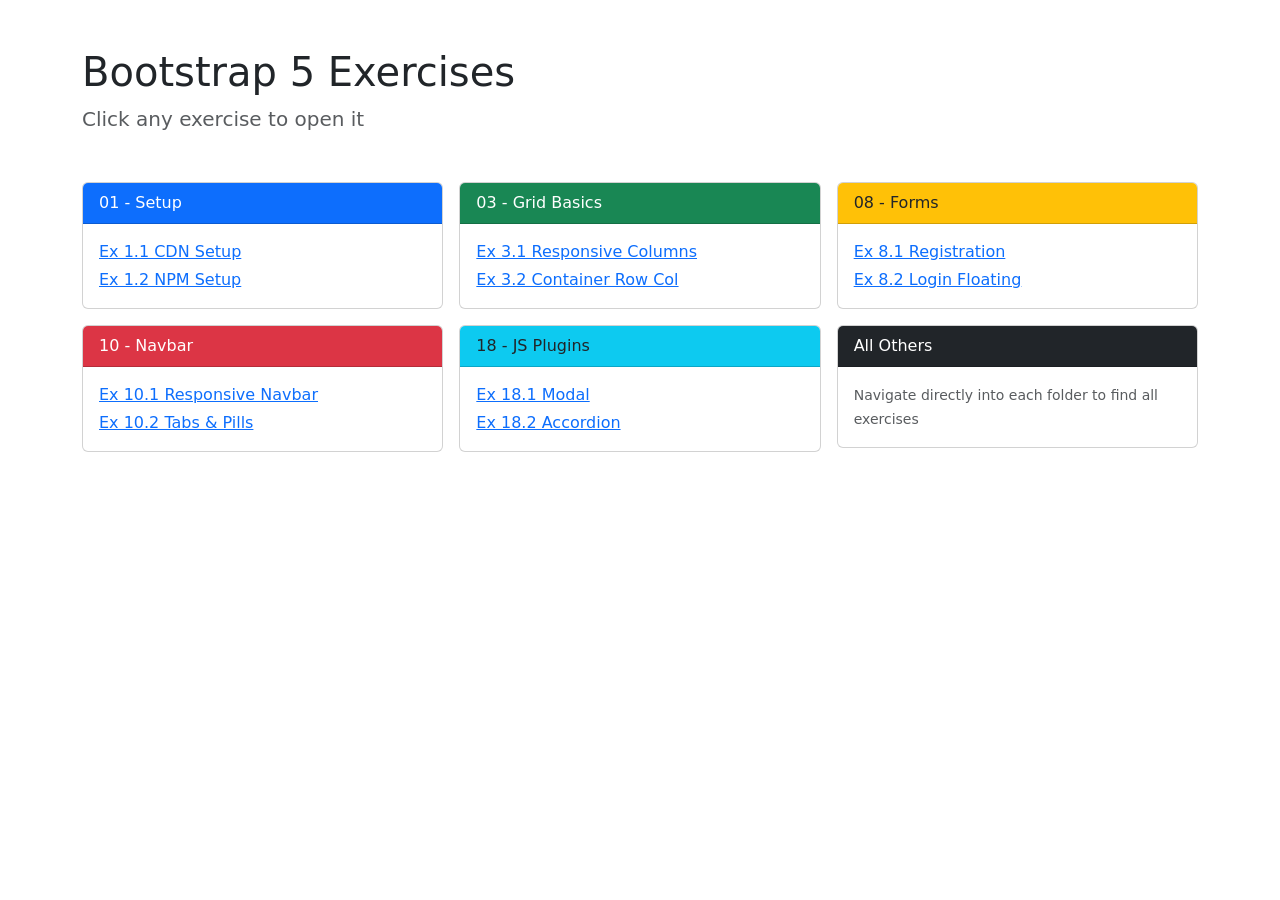
<file: bootstrap5-exercises/index.html>
<!DOCTYPE html>
<html lang="en">
<head>
  <meta charset="UTF-8"/>
  <meta name="viewport" content="width=device-width, initial-scale=1.0"/>
  <title>Bootstrap 5 Exercises</title>
  <link href="https://cdn.jsdelivr.net/npm/bootstrap@5.3.3/dist/css/bootstrap.min.css" rel="stylesheet"/>
</head>
<body>
  <div class="container my-5">
    <h1 class="mb-2">Bootstrap 5 Exercises</h1>
    <p class="lead text-muted mb-5">Click any exercise to open it</p>
    <div class="row g-3">
      <div class="col-md-4"><div class="card"><div class="card-header bg-primary text-white">01 - Setup</div><div class="card-body"><a href="01-setup/ex1.1-cdn.html" class="d-block mb-1">Ex 1.1 CDN Setup</a><a href="01-setup/ex1.2-npm-setup.html" class="d-block">Ex 1.2 NPM Setup</a></div></div></div>
      <div class="col-md-4"><div class="card"><div class="card-header bg-success text-white">03 - Grid Basics</div><div class="card-body"><a href="03-grid-basics/ex3.1-responsive-columns.html" class="d-block mb-1">Ex 3.1 Responsive Columns</a><a href="03-grid-basics/ex3.2-container-row-col.html" class="d-block">Ex 3.2 Container Row Col</a></div></div></div>
      <div class="col-md-4"><div class="card"><div class="card-header bg-warning">08 - Forms</div><div class="card-body"><a href="08-forms/ex8.1-registration.html" class="d-block mb-1">Ex 8.1 Registration</a><a href="08-forms/ex8.2-login-floating.html" class="d-block">Ex 8.2 Login Floating</a></div></div></div>
      <div class="col-md-4"><div class="card"><div class="card-header bg-danger text-white">10 - Navbar</div><div class="card-body"><a href="10-navbar/ex10.1-responsive-navbar.html" class="d-block mb-1">Ex 10.1 Responsive Navbar</a><a href="10-navbar/ex10.2-nav-tabs-pills.html" class="d-block">Ex 10.2 Tabs & Pills</a></div></div></div>
      <div class="col-md-4"><div class="card"><div class="card-header bg-info">18 - JS Plugins</div><div class="card-body"><a href="18-js-plugins/ex18.1-modal.html" class="d-block mb-1">Ex 18.1 Modal</a><a href="18-js-plugins/ex18.2-accordion.html" class="d-block">Ex 18.2 Accordion</a></div></div></div>
      <div class="col-md-4"><div class="card"><div class="card-header bg-dark text-white">All Others</div><div class="card-body"><small class="text-muted">Navigate directly into each folder to find all exercises</small></div></div></div>
    </div>
  </div>
  <script src="https://cdn.jsdelivr.net/npm/bootstrap@5.3.3/dist/js/bootstrap.bundle.min.js"></script>
</body>
</html>
</file>
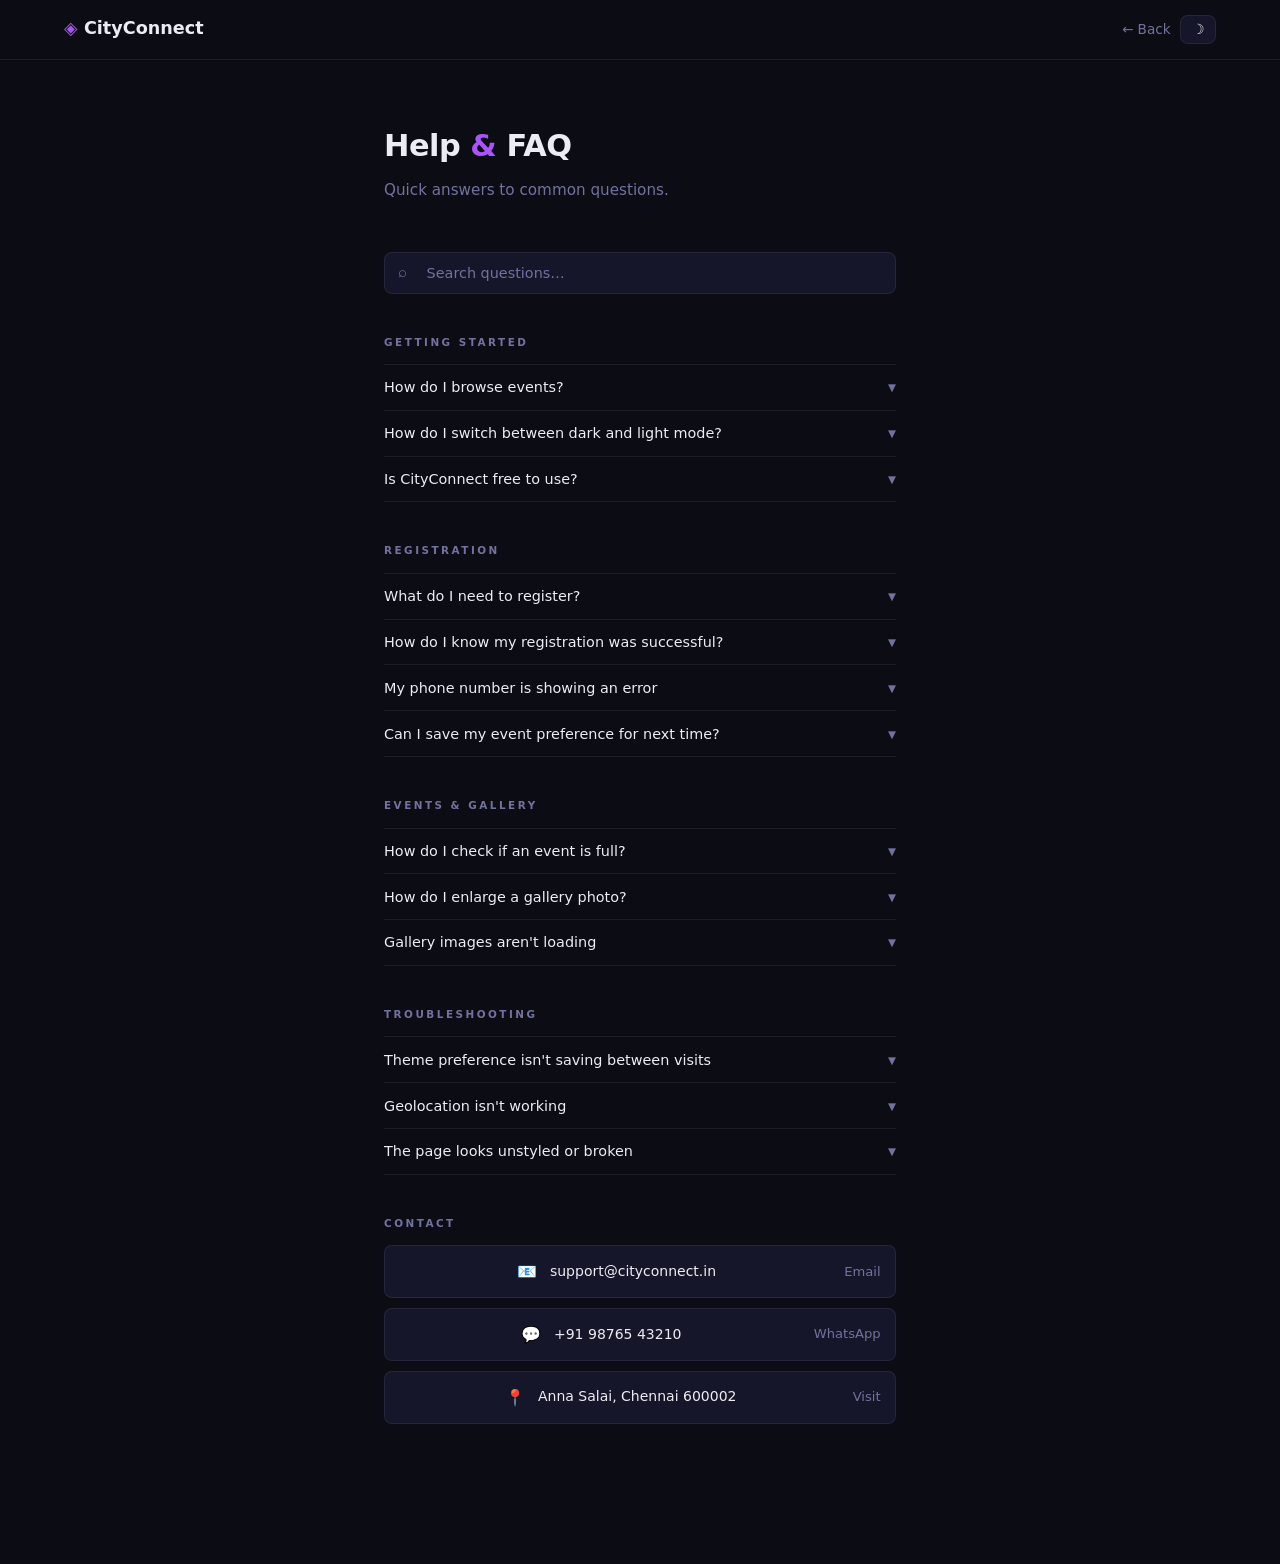
<file: Community event portal/Help.html>
<!DOCTYPE html>
<html lang="en">
<head>
<meta charset="UTF-8"/>
<meta name="viewport" content="width=device-width, initial-scale=1.0"/>
<title>Help — CityConnect</title>
<style>
*{margin:0;padding:0;box-sizing:border-box;}
:root{
  --bg:#0c0c14;--card:#16162a;--border:rgba(255,255,255,0.07);
  --acc:#a855f7;--txt:#ececf4;--muted:#7272a0;--dim:#2a2a45;--rs:8px;
}
body.light{--bg:#f8f7f2;--card:#ffffff;--border:rgba(0,0,0,0.08);--txt:#0e0e1a;--muted:#5a5a7a;--dim:#c0c0d8;}
body{background:var(--bg);color:var(--txt);font-family:'Segoe UI',system-ui,sans-serif;font-size:15px;line-height:1.7;}

/* nav */
header{
  display:flex;align-items:center;justify-content:space-between;
  padding:.9rem 5%;border-bottom:1px solid var(--border);
  position:sticky;top:0;background:var(--bg);z-index:10;
  backdrop-filter:blur(16px);
}
.brand{text-decoration:none;color:var(--txt);font-weight:700;font-size:1.1rem;display:flex;align-items:center;gap:.4rem;}
.brand-dot{color:var(--acc);}
.back{color:var(--muted);text-decoration:none;font-size:.85rem;transition:.2s;}
.back:hover{color:var(--txt);}
.icon-btn{background:var(--card);border:1px solid var(--border);color:var(--txt);padding:.35rem .65rem;border-radius:var(--rs);cursor:pointer;font-size:.9rem;}

/* page */
.page{max-width:640px;margin:0 auto;padding:60px 5% 100px;}

/* header block */
.pg-head{margin-bottom:3rem;}
.pg-head h1{font-size:1.9rem;font-weight:800;letter-spacing:-.5px;margin-bottom:.4rem;}
.pg-head h1 em{color:var(--acc);font-style:normal;}
.pg-head p{color:var(--muted);font-size:.95rem;}

/* search */
.search{position:relative;margin-bottom:2.5rem;}
.search input{
  width:100%;padding:.75rem 1rem .75rem 2.6rem;
  background:var(--card);border:1px solid var(--border);
  border-radius:var(--rs);color:var(--txt);font-size:.9rem;
  outline:none;font-family:inherit;transition:.2s;
}
.search input:focus{border-color:var(--acc);}
.search input::placeholder{color:var(--muted);}
.search span{position:absolute;left:.9rem;top:50%;transform:translateY(-50%);color:var(--muted);pointer-events:none;}

/* group */
.group{margin-bottom:2.5rem;}
.group-label{
  font-size:.65rem;font-weight:700;letter-spacing:2.5px;
  text-transform:uppercase;color:var(--muted);
  margin-bottom:.8rem;
}

/* faq row */
.faq{border-top:1px solid var(--border);}
.faq:last-child{border-bottom:1px solid var(--border);}
.faq-btn{
  width:100%;display:flex;justify-content:space-between;align-items:center;
  gap:1rem;padding:.9rem 0;background:none;border:none;
  color:var(--txt);font-size:.9rem;font-weight:500;
  cursor:pointer;text-align:left;font-family:inherit;transition:.15s;
}
.faq-btn:hover{color:var(--acc);}
.faq-btn.open{color:var(--acc);}
.arrow{font-size:.65rem;color:var(--muted);transition:transform .2s;flex-shrink:0;}
.faq-btn.open .arrow{transform:rotate(180deg);color:var(--acc);}
.faq-body{max-height:0;overflow:hidden;transition:max-height .28s ease;}
.faq-body.open{max-height:400px;}
.faq-body-in{padding:.1rem 0 1rem;color:var(--muted);font-size:.875rem;line-height:1.75;}
.faq-body-in code{background:var(--card);border:1px solid var(--border);padding:.1rem .4rem;border-radius:4px;font-size:.82em;color:var(--txt);}
.faq-body-in a{color:var(--acc);text-decoration:none;}
.faq-body-in a:hover{text-decoration:underline;}
.faq-body-in ul{padding-left:1.1rem;margin-top:.4rem;}
.faq-body-in ul li{margin-bottom:.3rem;}

/* contact row */
.contact-row{display:flex;flex-direction:column;gap:.6rem;margin-top:.5rem;}
.clink{
  display:flex;align-items:center;gap:.75rem;
  padding:.75rem .9rem;border-radius:var(--rs);
  background:var(--card);border:1px solid var(--border);
  text-decoration:none;color:var(--txt);font-size:.875rem;
  transition:border-color .2s;
}
.clink:hover{border-color:var(--acc);}
.clink .lic{font-size:1rem;width:1.4rem;text-align:center;flex-shrink:0;}
.clink span{color:var(--muted);font-size:.82rem;margin-left:auto;}

/* no results */
#noResults{display:none;color:var(--muted);font-size:.9rem;padding:1.5rem 0;}

@media(max-width:480px){.pg-head h1{font-size:1.5rem;}}
</style>
</head>
<body>

<header>
  <a href="index.html" class="brand"><span class="brand-dot">◈</span> CityConnect</a>
  <div style="display:flex;align-items:center;gap:.6rem;">
    <a href="index.html" class="back">← Back</a>
    <button class="icon-btn" id="themeBtn" onclick="toggleTheme()">☽</button>
  </div>
</header>

<div class="page">

  <div class="pg-head">
    <h1>Help <em>&amp;</em> FAQ</h1>
    <p>Quick answers to common questions.</p>
  </div>

  <div class="search">
    <span>⌕</span>
    <input type="text" placeholder="Search questions…" oninput="filterFaq(this.value)" id="searchInput"/>
  </div>

  <div id="noResults">No results for that — try a different keyword.</div>

  <!-- Getting Started -->
  <div class="group" data-group>
    <div class="group-label">Getting Started</div>

    <div class="faq" data-faq>
      <button class="faq-btn" onclick="toggle(this)">How do I browse events? <span class="arrow">▼</span></button>
      <div class="faq-body"><div class="faq-body-in">
        Go to the <strong>Events</strong> section on the homepage. Use the search bar to search by name or location, or click the category pills — All, Music, Workshop, Sports, or Food — to filter.
      </div></div>
    </div>

    <div class="faq" data-faq>
      <button class="faq-btn" onclick="toggle(this)">How do I switch between dark and light mode? <span class="arrow">▼</span></button>
      <div class="faq-body"><div class="faq-body-in">
        Click the ☽ / ☀ button in the top-right corner of any page. Your preference is saved automatically and will be remembered on your next visit.
      </div></div>
    </div>

    <div class="faq" data-faq>
      <button class="faq-btn" onclick="toggle(this)">Is CityConnect free to use? <span class="arrow">▼</span></button>
      <div class="faq-body"><div class="faq-body-in">
        The portal is completely free. Some events have a small entry fee — Sports events are free, Food events are ₹50, Music is ₹150, and Workshops are ₹200. Fees are shown on each event card and on the registration form when you select an event type.
      </div></div>
    </div>
  </div>

  <!-- Registration -->
  <div class="group" data-group>
    <div class="group-label">Registration</div>

    <div class="faq" data-faq>
      <button class="faq-btn" onclick="toggle(this)">What do I need to register? <span class="arrow">▼</span></button>
      <div class="faq-body"><div class="faq-body-in">
        Just your <strong>Full Name</strong> and <strong>Email Address</strong>. Phone number, preferred date, event type, and a message are optional.
      </div></div>
    </div>

    <div class="faq" data-faq>
      <button class="faq-btn" onclick="toggle(this)">How do I know my registration was successful? <span class="arrow">▼</span></button>
      <div class="faq-body"><div class="faq-body-in">
        A green confirmation message appears below the form: <em>"🎉 Thank you, [Name]! Registered for [event] on [date]."</em> The form resets automatically after submission.
      </div></div>
    </div>

    <div class="faq" data-faq>
      <button class="faq-btn" onclick="toggle(this)">My phone number is showing an error <span class="arrow">▼</span></button>
      <div class="faq-body"><div class="faq-body-in">
        The field accepts 7–15 digits, spaces, and dashes. Examples: <code>+91 98765 43210</code> or <code>9876543210</code>. Letters and special characters other than <code>+</code> and <code>-</code> are not allowed.
      </div></div>
    </div>

    <div class="faq" data-faq>
      <button class="faq-btn" onclick="toggle(this)">Can I save my event preference for next time? <span class="arrow">▼</span></button>
      <div class="faq-body"><div class="faq-body-in">
        Yes — tick <em>"Save my event preference"</em> on the form before submitting. Your preferred event type will be pre-selected automatically on your next visit. You can clear it anytime from the <strong>Contact</strong> section.
      </div></div>
    </div>
  </div>

  <!-- Events & Gallery -->
  <div class="group" data-group>
    <div class="group-label">Events &amp; Gallery</div>

    <div class="faq" data-faq>
      <button class="faq-btn" onclick="toggle(this)">How do I check if an event is full? <span class="arrow">▼</span></button>
      <div class="faq-body"><div class="faq-body-in">
        Each event card shows a live status badge — <span style="color:#4ade80;font-weight:600;">✔ Open</span> means seats are available, <span style="color:#f87171;font-weight:600;">✘ Full</span> means it's at capacity. The admin table in the Bulletin section also shows availability for all events.
      </div></div>
    </div>

    <div class="faq" data-faq>
      <button class="faq-btn" onclick="toggle(this)">How do I enlarge a gallery photo? <span class="arrow">▼</span></button>
      <div class="faq-body"><div class="faq-body-in">
        <strong>Double-click</strong> any image in the Gallery section to open it full-screen. Click anywhere outside the image or the ✕ button to close.
      </div></div>
    </div>

    <div class="faq" data-faq>
      <button class="faq-btn" onclick="toggle(this)">Gallery images aren't loading <span class="arrow">▼</span></button>
      <div class="faq-body"><div class="faq-body-in">
        Make sure the <code>images/</code> folder is in the same directory as <code>index.html</code>. If running locally, use a dev server like <strong>Live Server</strong> in VS Code rather than opening the file directly.
      </div></div>
    </div>
  </div>

  <!-- Troubleshooting -->
  <div class="group" data-group>
    <div class="group-label">Troubleshooting</div>

    <div class="faq" data-faq>
      <button class="faq-btn" onclick="toggle(this)">Theme preference isn't saving between visits <span class="arrow">▼</span></button>
      <div class="faq-body"><div class="faq-body-in">
        Theme is stored in <code>localStorage</code>, which doesn't persist on raw <code>file:///</code> paths in some browsers. Serve the site over <code>http://localhost</code> for preferences to save correctly.
      </div></div>
    </div>

    <div class="faq" data-faq>
      <button class="faq-btn" onclick="toggle(this)">Geolocation isn't working <span class="arrow">▼</span></button>
      <div class="faq-body"><div class="faq-body-in">
        Click <strong>Allow</strong> when your browser asks for location permission. Geolocation also requires a secure context — it works on <code>https://</code> or <code>localhost</code>, not plain <code>file:///</code> paths.
      </div></div>
    </div>

    <div class="faq" data-faq>
      <button class="faq-btn" onclick="toggle(this)">The page looks unstyled or broken <span class="arrow">▼</span></button>
      <div class="faq-body"><div class="faq-body-in">
        Ensure <code>index.html</code>, <code>styles.css</code>, and <code>script.js</code> are all in the <strong>same folder</strong>. Try a hard refresh with <code>Ctrl + Shift + R</code> (Windows) or <code>Cmd + Shift + R</code> (Mac) to clear cached files.
      </div></div>
    </div>
  </div>

  <!-- Contact -->
  <div class="group" data-group>
    <div class="group-label">Contact</div>
    <div class="contact-row">
      <a href="mailto:support@cityconnect.in" class="clink">
        <span class="lic">📧</span> support@cityconnect.in <span>Email</span>
      </a>
      <a href="https://wa.me/919876543210" target="_blank" class="clink">
        <span class="lic">💬</span> +91 98765 43210 <span>WhatsApp</span>
      </a>
      <a href="index.html#contact" class="clink">
        <span class="lic">📍</span> Anna Salai, Chennai 600002 <span>Visit</span>
      </a>
    </div>
  </div>

</div>

<script>
function toggle(btn){
  const body = btn.nextElementSibling;
  const isOpen = btn.classList.contains('open');
  document.querySelectorAll('.faq-btn.open').forEach(b=>{
    b.classList.remove('open'); b.nextElementSibling.classList.remove('open');
  });
  if(!isOpen){ btn.classList.add('open'); body.classList.add('open'); }
}

function filterFaq(q){
  const val = q.toLowerCase().trim();
  let any = false;
  document.querySelectorAll('[data-faq]').forEach(faq=>{
    const text = faq.textContent.toLowerCase();
    const match = !val || text.includes(val);
    faq.style.display = match ? '' : 'none';
    if(match) any = true;
  });
  document.querySelectorAll('[data-group]').forEach(g=>{
    const visible = [...g.querySelectorAll('[data-faq]')].some(f=>f.style.display!=='none');
    g.style.display = visible ? '' : 'none';
  });
  document.getElementById('noResults').style.display = (!val||any) ? 'none' : 'block';
}

function toggleTheme(){
  document.body.classList.toggle('light');
  document.getElementById('themeBtn').textContent = document.body.classList.contains('light') ? '☀' : '☽';
  localStorage.setItem('theme', document.body.classList.contains('light') ? 'light' : 'dark');
}

window.addEventListener('load',()=>{
  if(localStorage.getItem('theme')==='light'){
    document.body.classList.add('light');
    document.getElementById('themeBtn').textContent='☀';
  }
});
</script>
</body>
</html>
</file>
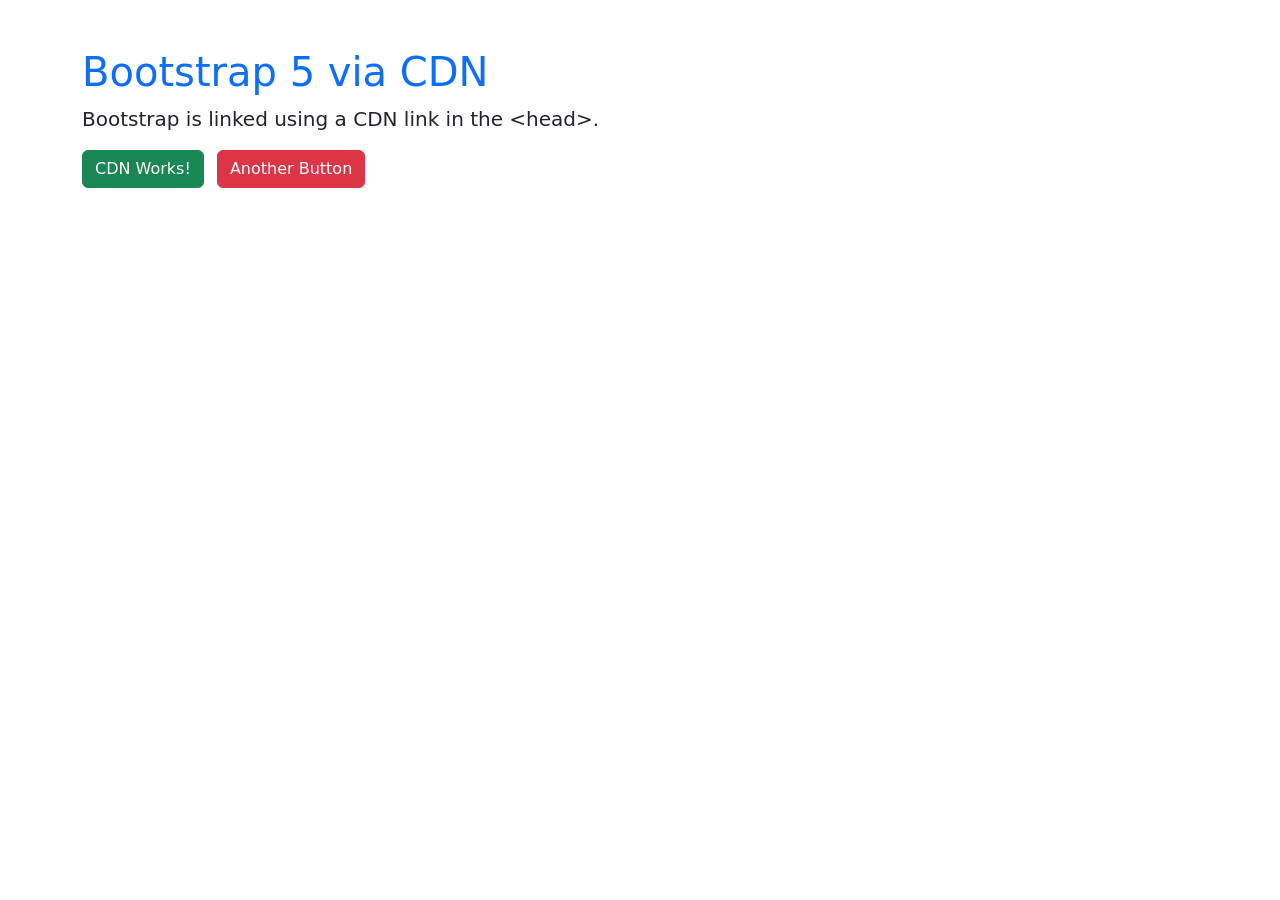
<file: bootstrap5-exercises/01-setup/ex1.1-cdn.html>
<!DOCTYPE html>
<html lang="en">
<head>
  <meta charset="UTF-8"/>
  <meta name="viewport" content="width=device-width, initial-scale=1.0"/>
  <title>Ex 1.1 - Bootstrap CDN</title>
  <link href="https://cdn.jsdelivr.net/npm/bootstrap@5.3.3/dist/css/bootstrap.min.css" rel="stylesheet"/>
  <link rel="stylesheet" href="https://cdn.jsdelivr.net/npm/bootstrap-icons@1.11.3/font/bootstrap-icons.min.css"/>
</head>
<body>

  <div class="container mt-5">
    <h1 class="text-primary">Bootstrap 5 via CDN</h1>
    <p class="lead">Bootstrap is linked using a CDN link in the &lt;head&gt;.</p>
    <button class="btn btn-success">CDN Works!</button>
    <button class="btn btn-danger ms-2">Another Button</button>
  </div>
  <script src="https://cdn.jsdelivr.net/npm/bootstrap@5.3.3/dist/js/bootstrap.bundle.min.js"></script>
</body>
</html>
</file>
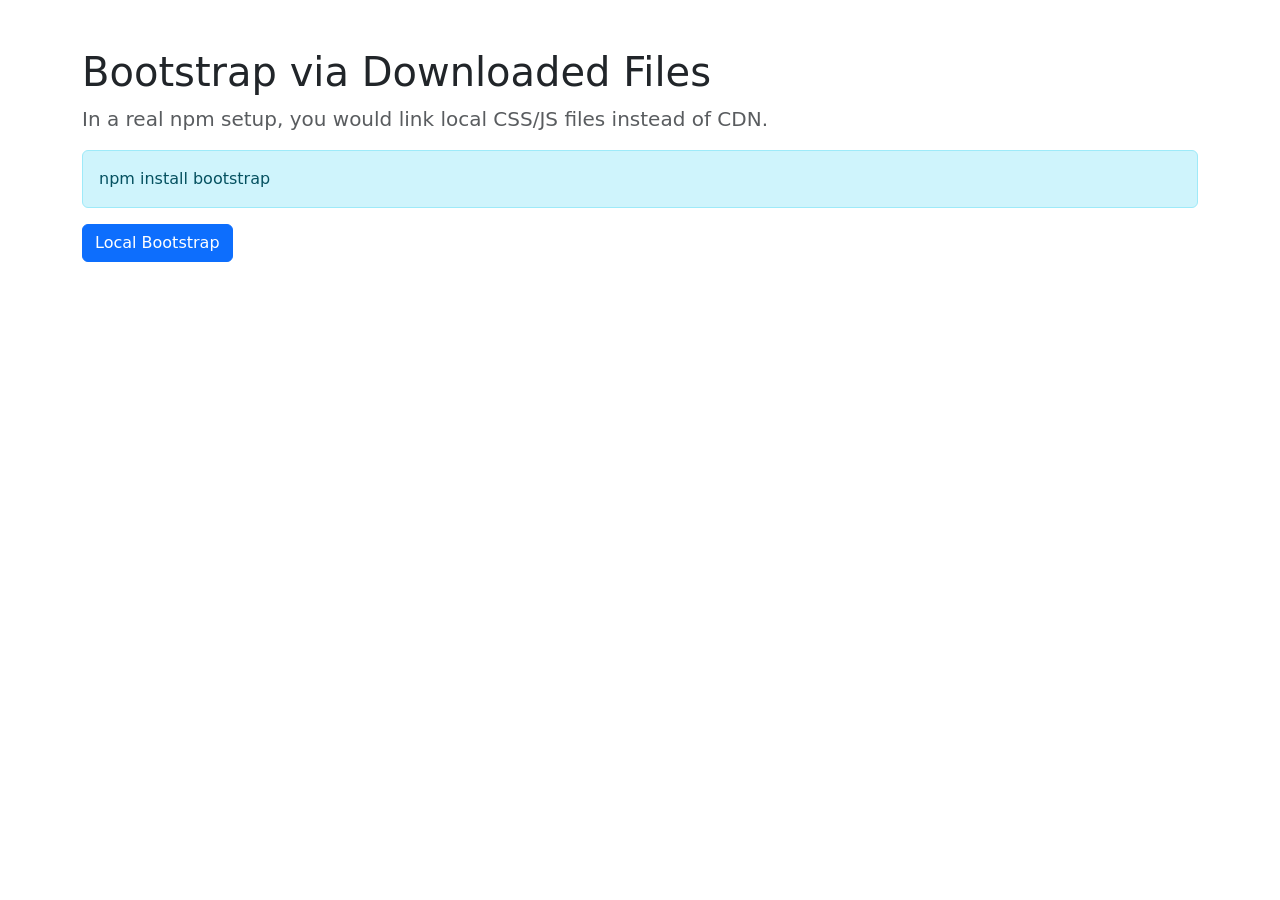
<file: bootstrap5-exercises/01-setup/ex1.2-npm-setup.html>
<!DOCTYPE html>
<html lang="en">
<head>
  <meta charset="UTF-8"/>
  <meta name="viewport" content="width=device-width, initial-scale=1.0"/>
  <title>Ex 1.2 - NPM Setup</title>
  <link href="https://cdn.jsdelivr.net/npm/bootstrap@5.3.3/dist/css/bootstrap.min.css" rel="stylesheet"/>
  <link rel="stylesheet" href="https://cdn.jsdelivr.net/npm/bootstrap-icons@1.11.3/font/bootstrap-icons.min.css"/>
</head>
<body>

  <div class="container mt-5">
    <h1 class="text-dark">Bootstrap via Downloaded Files</h1>
    <p class="lead text-muted">In a real npm setup, you would link local CSS/JS files instead of CDN.</p>
    <div class="alert alert-info">npm install bootstrap</div>
    <button class="btn btn-primary">Local Bootstrap</button>
  </div>
  <script src="https://cdn.jsdelivr.net/npm/bootstrap@5.3.3/dist/js/bootstrap.bundle.min.js"></script>
</body>
</html>
</file>
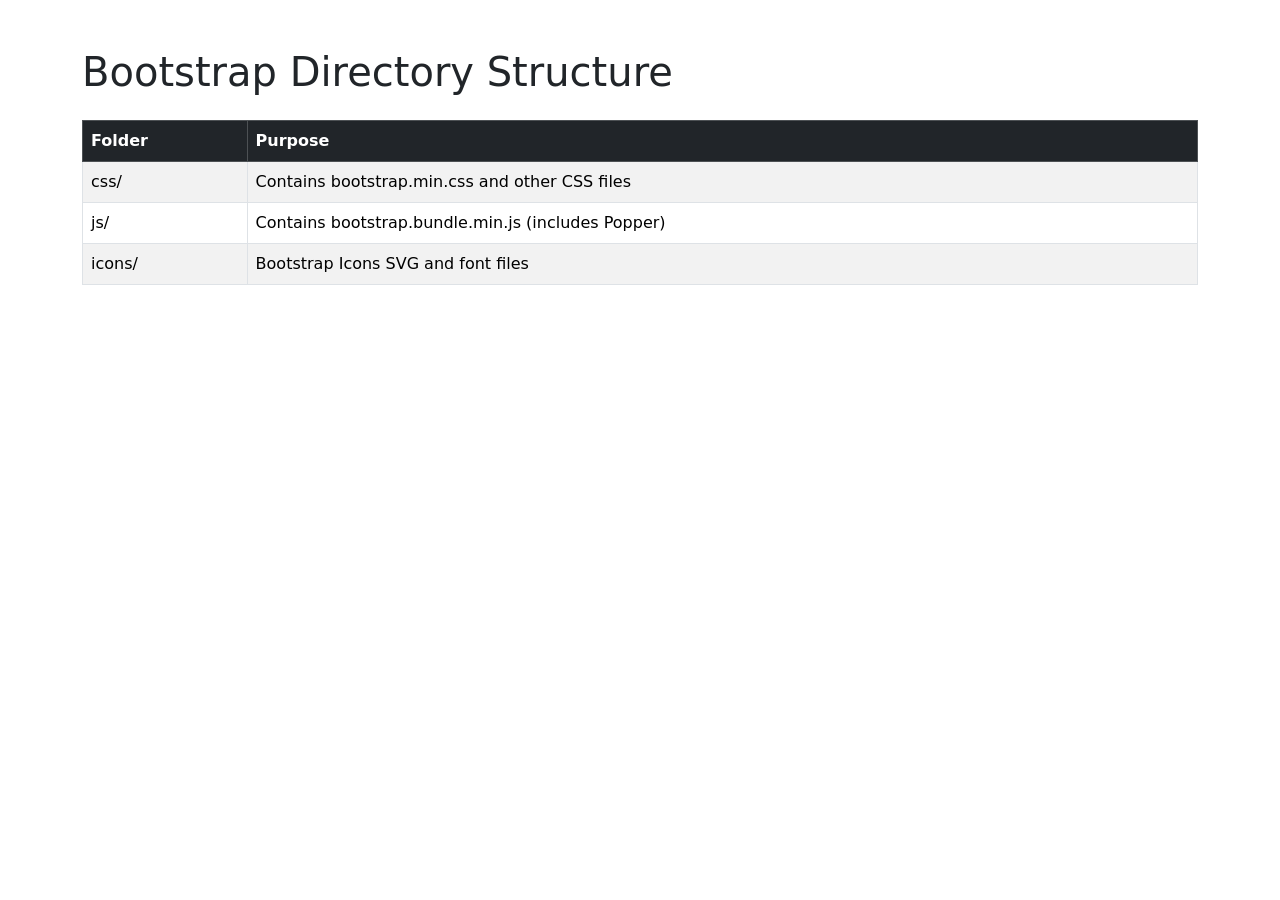
<file: bootstrap5-exercises/02-structure/ex2.1-explore.html>
<!DOCTYPE html>
<html lang="en">
<head>
  <meta charset="UTF-8"/>
  <meta name="viewport" content="width=device-width, initial-scale=1.0"/>
  <title>Ex 2.1 - Bootstrap Structure</title>
  <link href="https://cdn.jsdelivr.net/npm/bootstrap@5.3.3/dist/css/bootstrap.min.css" rel="stylesheet"/>
  <link rel="stylesheet" href="https://cdn.jsdelivr.net/npm/bootstrap-icons@1.11.3/font/bootstrap-icons.min.css"/>
</head>
<body>

  <div class="container mt-5">
    <h1>Bootstrap Directory Structure</h1>
    <table class="table table-bordered table-striped mt-4">
      <thead class="table-dark"><tr><th>Folder</th><th>Purpose</th></tr></thead>
      <tbody>
        <tr><td>css/</td><td>Contains bootstrap.min.css and other CSS files</td></tr>
        <tr><td>js/</td><td>Contains bootstrap.bundle.min.js (includes Popper)</td></tr>
        <tr><td>icons/</td><td>Bootstrap Icons SVG and font files</td></tr>
      </tbody>
    </table>
  </div>
  <script src="https://cdn.jsdelivr.net/npm/bootstrap@5.3.3/dist/js/bootstrap.bundle.min.js"></script>
</body>
</html>
</file>
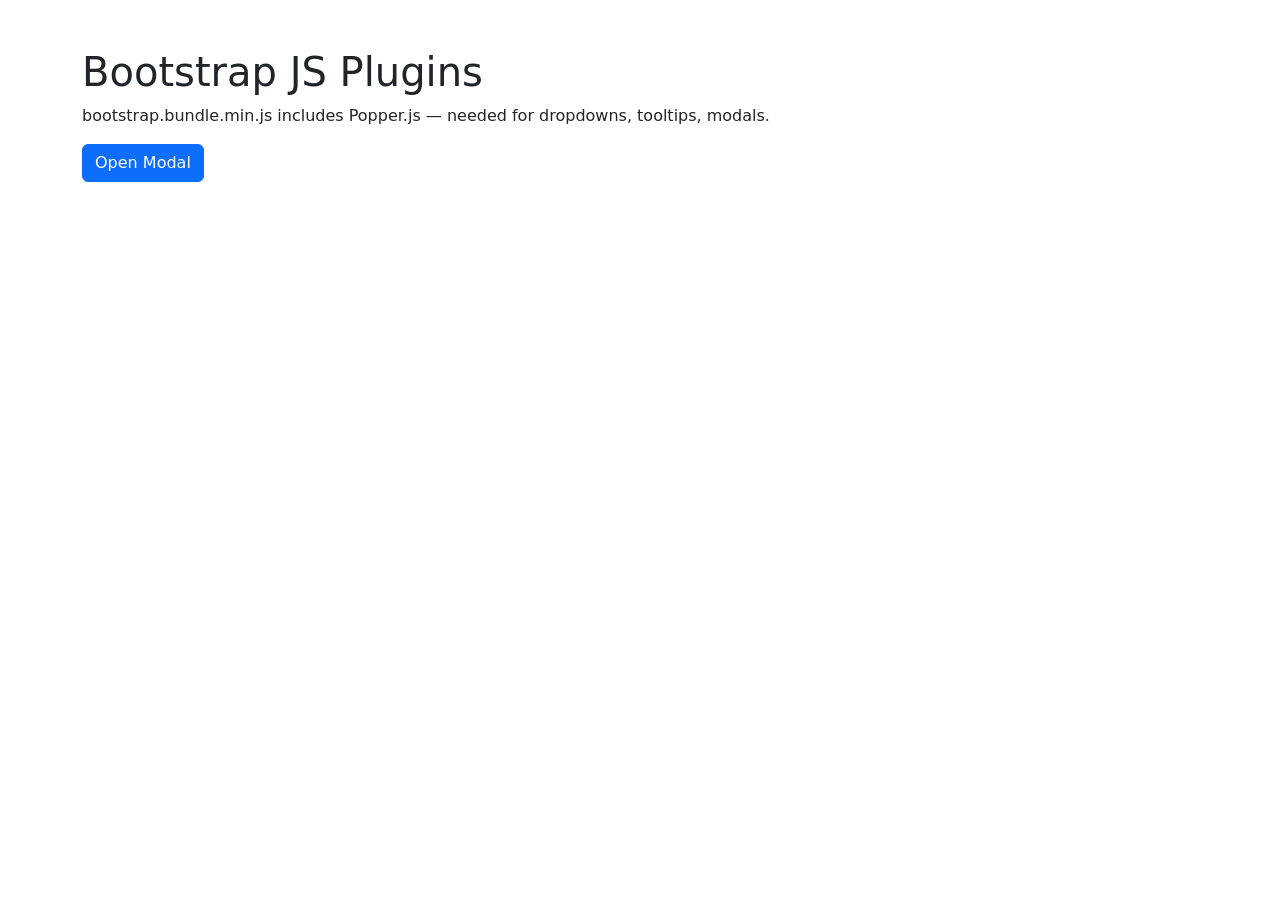
<file: bootstrap5-exercises/02-structure/ex2.2-js-plugins.html>
<!DOCTYPE html>
<html lang="en">
<head>
  <meta charset="UTF-8"/>
  <meta name="viewport" content="width=device-width, initial-scale=1.0"/>
  <title>Ex 2.2 - JS Plugins</title>
  <link href="https://cdn.jsdelivr.net/npm/bootstrap@5.3.3/dist/css/bootstrap.min.css" rel="stylesheet"/>
  <link rel="stylesheet" href="https://cdn.jsdelivr.net/npm/bootstrap-icons@1.11.3/font/bootstrap-icons.min.css"/>
</head>
<body>

  <div class="container mt-5">
    <h1>Bootstrap JS Plugins</h1>
    <p>bootstrap.bundle.min.js includes Popper.js — needed for dropdowns, tooltips, modals.</p>
    <button class="btn btn-primary" data-bs-toggle="modal" data-bs-target="#demo">Open Modal</button>
    <div class="modal fade" id="demo" tabindex="-1">
      <div class="modal-dialog"><div class="modal-content">
        <div class="modal-header"><h5 class="modal-title">JS Plugin Works!</h5>
        <button class="btn-close" data-bs-dismiss="modal"></button></div>
        <div class="modal-body">bootstrap.bundle.min.js is working correctly.</div>
      </div></div>
    </div>
  </div>
  <script src="https://cdn.jsdelivr.net/npm/bootstrap@5.3.3/dist/js/bootstrap.bundle.min.js"></script>
</body>
</html>
</file>
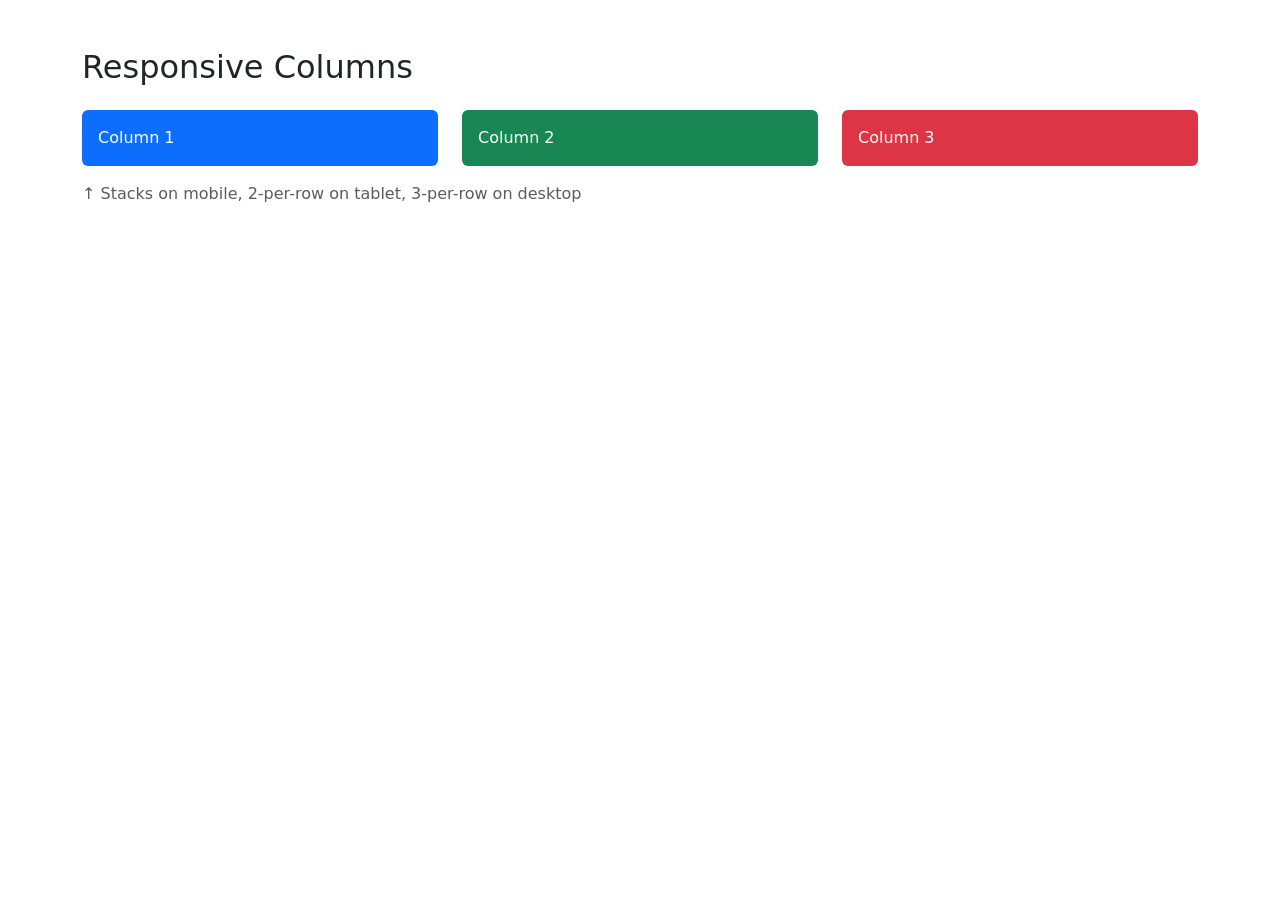
<file: bootstrap5-exercises/03-grid-basics/ex3.1-responsive-columns.html>
<!DOCTYPE html>
<html lang="en">
<head>
  <meta charset="UTF-8"/>
  <meta name="viewport" content="width=device-width, initial-scale=1.0"/>
  <title>Ex 3.1 - Responsive Columns</title>
  <link href="https://cdn.jsdelivr.net/npm/bootstrap@5.3.3/dist/css/bootstrap.min.css" rel="stylesheet"/>
  <link rel="stylesheet" href="https://cdn.jsdelivr.net/npm/bootstrap-icons@1.11.3/font/bootstrap-icons.min.css"/>
</head>
<body>

  <div class="container mt-5">
    <h2 class="mb-4">Responsive Columns</h2>
    <div class="row">
      <div class="col-12 col-md-6 col-lg-4 mb-3"><div class="bg-primary text-white p-3 rounded">Column 1</div></div>
      <div class="col-12 col-md-6 col-lg-4 mb-3"><div class="bg-success text-white p-3 rounded">Column 2</div></div>
      <div class="col-12 col-md-12 col-lg-4 mb-3"><div class="bg-danger text-white p-3 rounded">Column 3</div></div>
    </div>
    <p class="text-muted">↑ Stacks on mobile, 2-per-row on tablet, 3-per-row on desktop</p>
  </div>
  <script src="https://cdn.jsdelivr.net/npm/bootstrap@5.3.3/dist/js/bootstrap.bundle.min.js"></script>
</body>
</html>
</file>
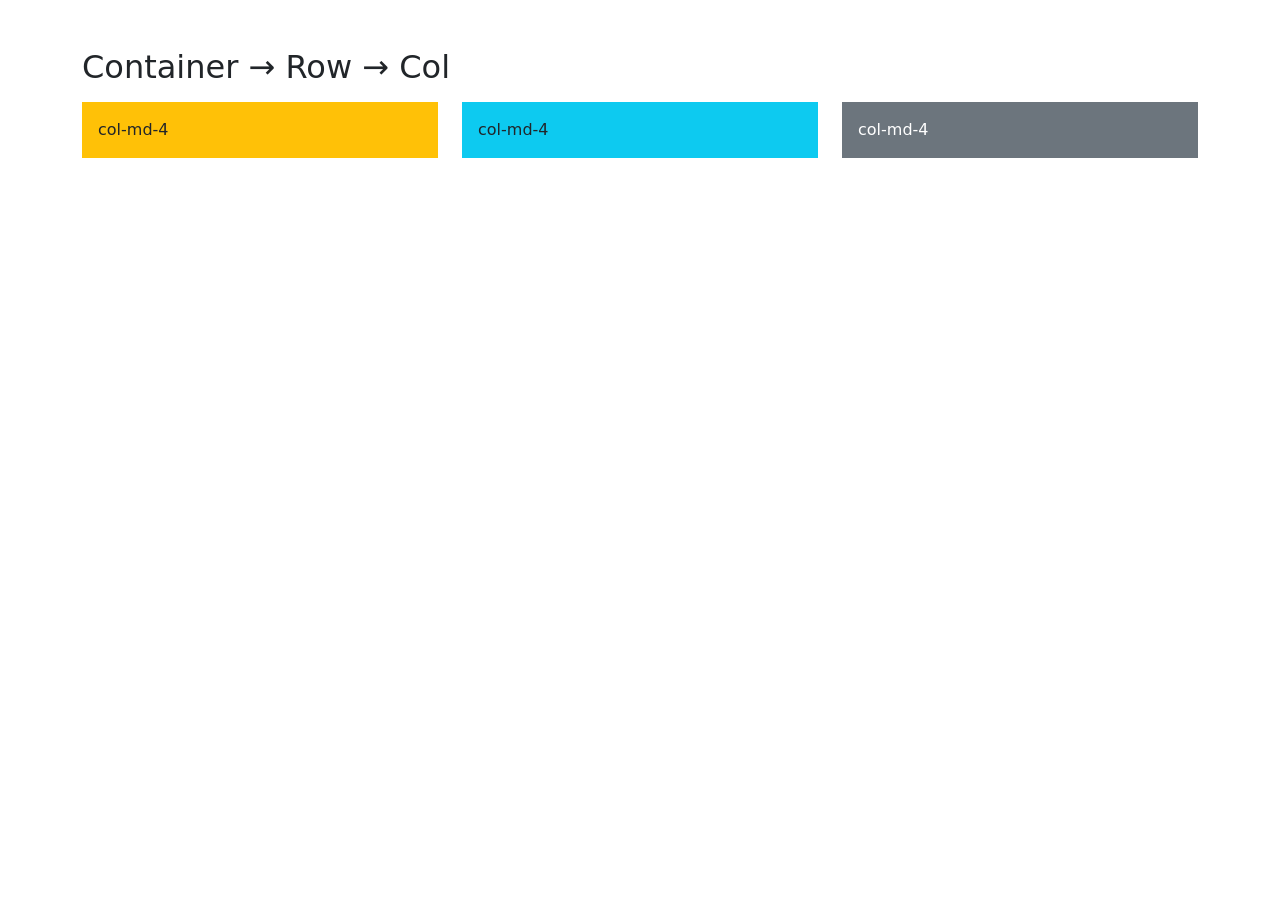
<file: bootstrap5-exercises/03-grid-basics/ex3.2-container-row-col.html>
<!DOCTYPE html>
<html lang="en">
<head>
  <meta charset="UTF-8"/>
  <meta name="viewport" content="width=device-width, initial-scale=1.0"/>
  <title>Ex 3.2 - Container Row Col</title>
  <link href="https://cdn.jsdelivr.net/npm/bootstrap@5.3.3/dist/css/bootstrap.min.css" rel="stylesheet"/>
  <link rel="stylesheet" href="https://cdn.jsdelivr.net/npm/bootstrap-icons@1.11.3/font/bootstrap-icons.min.css"/>
</head>
<body>

  <div class="container mt-5">
    <h2>Container → Row → Col</h2>
    <div class="row mt-3">
      <div class="col-md-4"><div class="bg-warning p-3">col-md-4</div></div>
      <div class="col-md-4"><div class="bg-info p-3">col-md-4</div></div>
      <div class="col-md-4"><div class="bg-secondary text-white p-3">col-md-4</div></div>
    </div>
  </div>
  <script src="https://cdn.jsdelivr.net/npm/bootstrap@5.3.3/dist/js/bootstrap.bundle.min.js"></script>
</body>
</html>
</file>
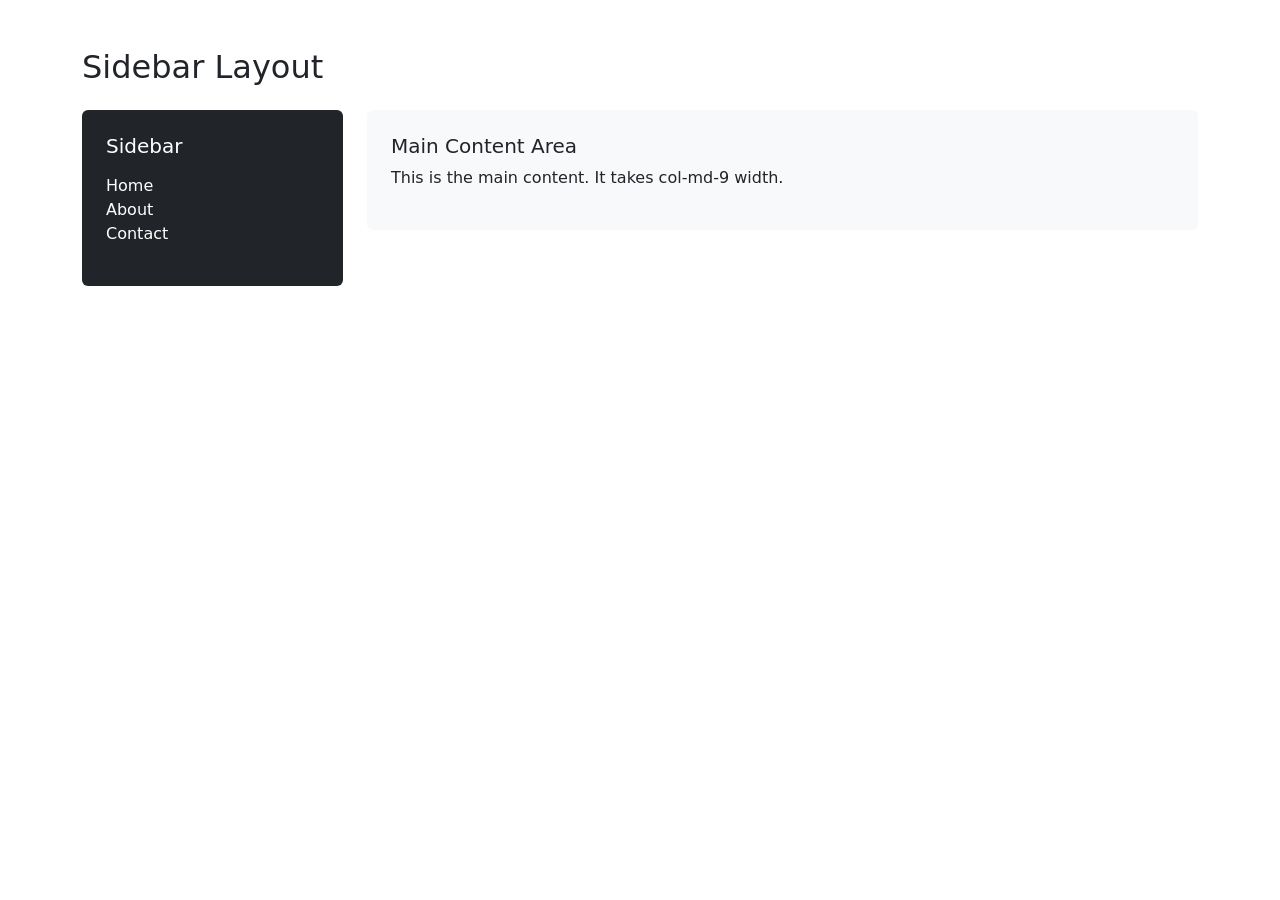
<file: bootstrap5-exercises/04-column-layouts/ex4.1-sidebar-layout.html>
<!DOCTYPE html>
<html lang="en">
<head>
  <meta charset="UTF-8"/>
  <meta name="viewport" content="width=device-width, initial-scale=1.0"/>
  <title>Ex 4.1 - Sidebar Layout</title>
  <link href="https://cdn.jsdelivr.net/npm/bootstrap@5.3.3/dist/css/bootstrap.min.css" rel="stylesheet"/>
  <link rel="stylesheet" href="https://cdn.jsdelivr.net/npm/bootstrap-icons@1.11.3/font/bootstrap-icons.min.css"/>
</head>
<body>

  <div class="container mt-5">
    <h2 class="mb-4">Sidebar Layout</h2>
    <div class="row">
      <div class="col-md-3"><div class="bg-dark text-white p-4 rounded"><h5>Sidebar</h5><ul class="list-unstyled mt-3"><li>Home</li><li>About</li><li>Contact</li></ul></div></div>
      <div class="col-md-9"><div class="bg-light p-4 rounded"><h5>Main Content Area</h5><p>This is the main content. It takes col-md-9 width.</p></div></div>
    </div>
  </div>
  <script src="https://cdn.jsdelivr.net/npm/bootstrap@5.3.3/dist/js/bootstrap.bundle.min.js"></script>
</body>
</html>
</file>
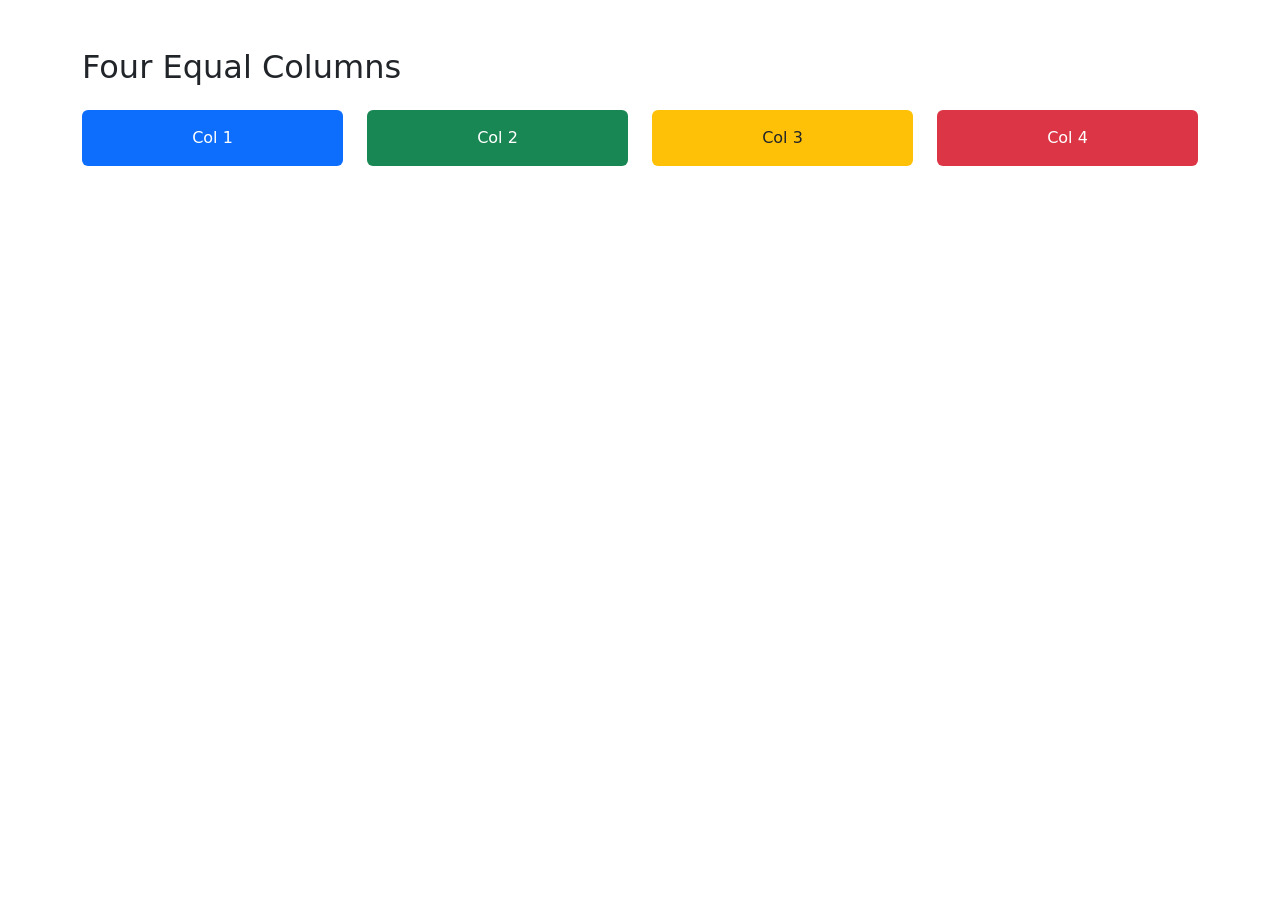
<file: bootstrap5-exercises/04-column-layouts/ex4.2-four-column.html>
<!DOCTYPE html>
<html lang="en">
<head>
  <meta charset="UTF-8"/>
  <meta name="viewport" content="width=device-width, initial-scale=1.0"/>
  <title>Ex 4.2 - Four Column Layout</title>
  <link href="https://cdn.jsdelivr.net/npm/bootstrap@5.3.3/dist/css/bootstrap.min.css" rel="stylesheet"/>
  <link rel="stylesheet" href="https://cdn.jsdelivr.net/npm/bootstrap-icons@1.11.3/font/bootstrap-icons.min.css"/>
</head>
<body>

  <div class="container mt-5">
    <h2 class="mb-4">Four Equal Columns</h2>
    <div class="row">
      <div class="col-sm-3"><div class="bg-primary text-white p-3 rounded text-center">Col 1</div></div>
      <div class="col-sm-3"><div class="bg-success text-white p-3 rounded text-center">Col 2</div></div>
      <div class="col-sm-3"><div class="bg-warning p-3 rounded text-center">Col 3</div></div>
      <div class="col-sm-3"><div class="bg-danger text-white p-3 rounded text-center">Col 4</div></div>
    </div>
  </div>
  <script src="https://cdn.jsdelivr.net/npm/bootstrap@5.3.3/dist/js/bootstrap.bundle.min.js"></script>
</body>
</html>
</file>
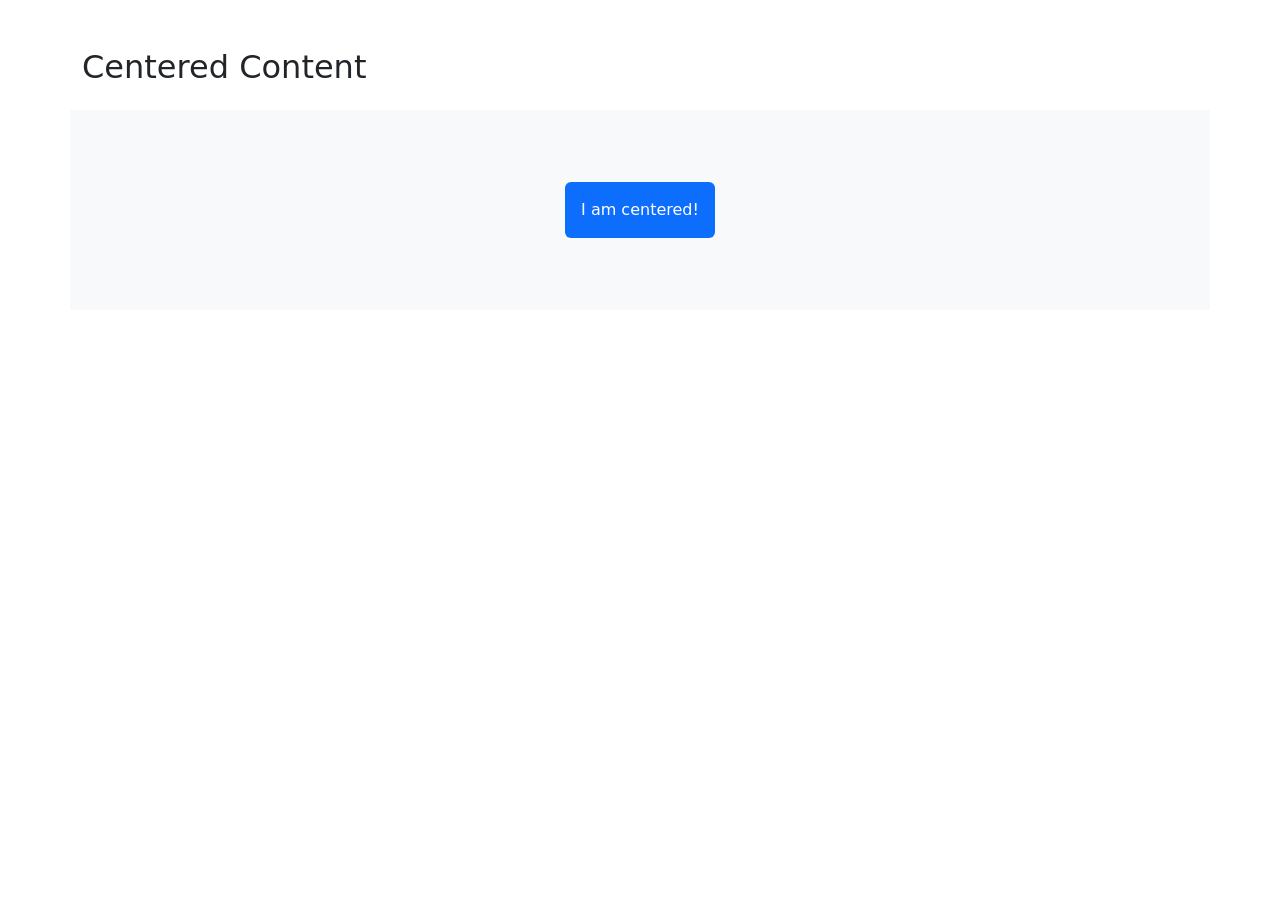
<file: bootstrap5-exercises/05-alignment/ex5.1-justify-align.html>
<!DOCTYPE html>
<html lang="en">
<head>
  <meta charset="UTF-8"/>
  <meta name="viewport" content="width=device-width, initial-scale=1.0"/>
  <title>Ex 5.1 - Justify and Align</title>
  <link href="https://cdn.jsdelivr.net/npm/bootstrap@5.3.3/dist/css/bootstrap.min.css" rel="stylesheet"/>
  <link rel="stylesheet" href="https://cdn.jsdelivr.net/npm/bootstrap-icons@1.11.3/font/bootstrap-icons.min.css"/>
</head>
<body>

  <div class="container mt-5">
    <h2>Centered Content</h2>
    <div class="row justify-content-center align-items-center bg-light mt-4" style="height:200px">
      <div class="col-auto"><div class="bg-primary text-white p-3 rounded">I am centered!</div></div>
    </div>
  </div>
  <script src="https://cdn.jsdelivr.net/npm/bootstrap@5.3.3/dist/js/bootstrap.bundle.min.js"></script>
</body>
</html>
</file>
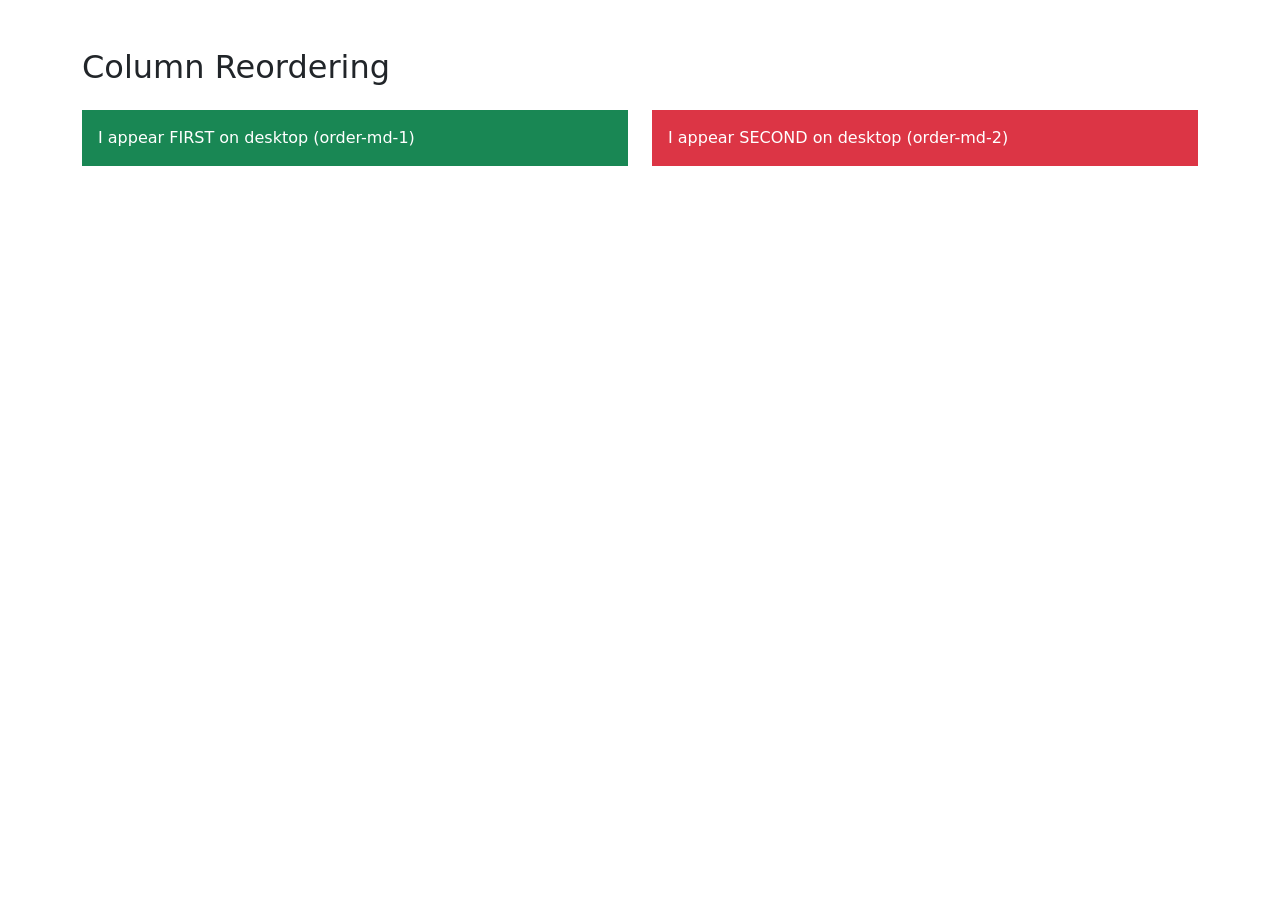
<file: bootstrap5-exercises/05-alignment/ex5.2-reorder-columns.html>
<!DOCTYPE html>
<html lang="en">
<head>
  <meta charset="UTF-8"/>
  <meta name="viewport" content="width=device-width, initial-scale=1.0"/>
  <title>Ex 5.2 - Reorder Columns</title>
  <link href="https://cdn.jsdelivr.net/npm/bootstrap@5.3.3/dist/css/bootstrap.min.css" rel="stylesheet"/>
  <link rel="stylesheet" href="https://cdn.jsdelivr.net/npm/bootstrap-icons@1.11.3/font/bootstrap-icons.min.css"/>
</head>
<body>

  <div class="container mt-5">
    <h2>Column Reordering</h2>
    <div class="row mt-4">
      <div class="col-md-6 order-md-2"><div class="bg-danger text-white p-3">I appear SECOND on desktop (order-md-2)</div></div>
      <div class="col-md-6 order-md-1"><div class="bg-success text-white p-3">I appear FIRST on desktop (order-md-1)</div></div>
    </div>
  </div>
  <script src="https://cdn.jsdelivr.net/npm/bootstrap@5.3.3/dist/js/bootstrap.bundle.min.js"></script>
</body>
</html>
</file>
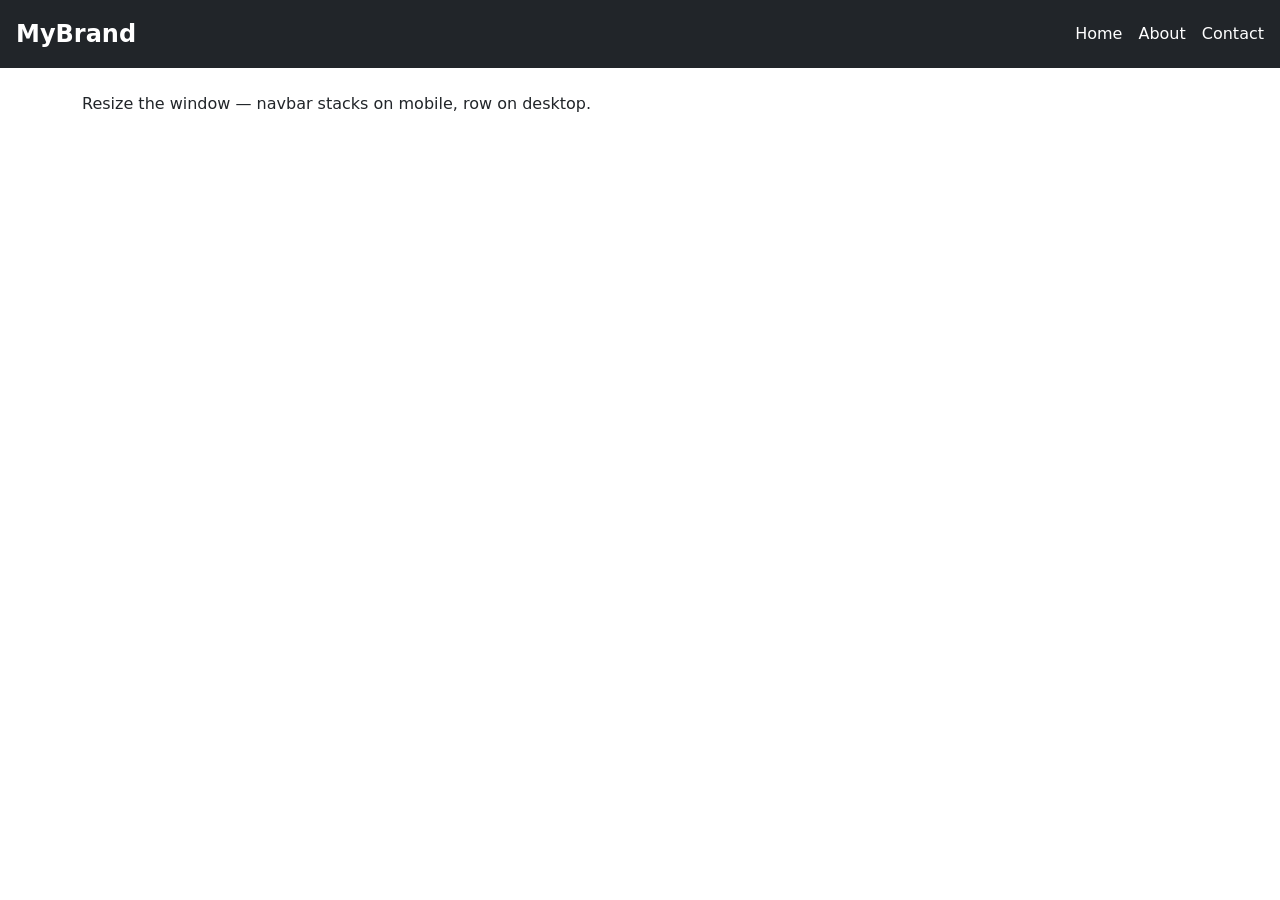
<file: bootstrap5-exercises/06-flexbox/ex6.1-navbar-flex.html>
<!DOCTYPE html>
<html lang="en">
<head>
  <meta charset="UTF-8"/>
  <meta name="viewport" content="width=device-width, initial-scale=1.0"/>
  <title>Ex 6.1 - Navbar Flex</title>
  <link href="https://cdn.jsdelivr.net/npm/bootstrap@5.3.3/dist/css/bootstrap.min.css" rel="stylesheet"/>
  <link rel="stylesheet" href="https://cdn.jsdelivr.net/npm/bootstrap-icons@1.11.3/font/bootstrap-icons.min.css"/>
</head>
<body>

  <nav class="d-flex flex-column flex-md-row bg-dark p-3 align-items-md-center justify-content-md-between">
    <span class="text-white fw-bold fs-4 mb-2 mb-md-0">MyBrand</span>
    <div class="d-flex flex-column flex-md-row gap-3">
      <a href="#" class="text-white text-decoration-none">Home</a>
      <a href="#" class="text-white text-decoration-none">About</a>
      <a href="#" class="text-white text-decoration-none">Contact</a>
    </div>
  </nav>
  <div class="container mt-4"><p>Resize the window — navbar stacks on mobile, row on desktop.</p></div>
  <script src="https://cdn.jsdelivr.net/npm/bootstrap@5.3.3/dist/js/bootstrap.bundle.min.js"></script>
</body>
</html>
</file>
